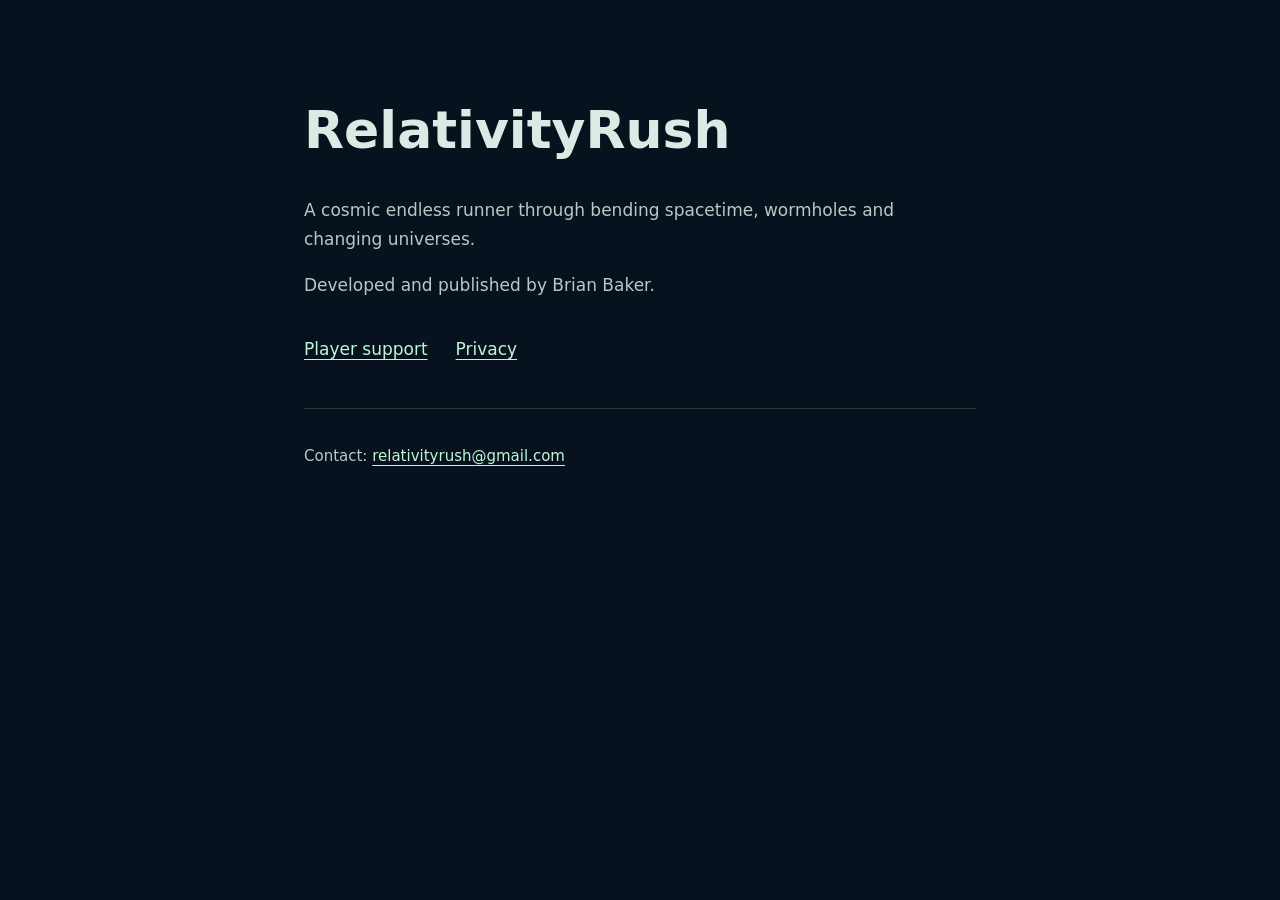
<file: developer.html>
<!doctype html>
<html lang="en">
<head>
  <meta charset="UTF-8">
  <meta name="viewport" content="width=device-width, initial-scale=1">
  <meta name="color-scheme" content="dark">
  <title>RelativityRush · Brian Baker</title>
  <meta name="description" content="RelativityRush is a cosmic endless runner by Brian Baker. Find player support and privacy information.">
  <style>
    *{box-sizing:border-box}body{margin:0;background:#08121e;color:#dce9e4;font:17px/1.7 system-ui,sans-serif}main{max-width:720px;margin:auto;padding:64px 24px}h1{font-size:clamp(32px,7vw,52px);line-height:1.2;overflow-wrap:anywhere}p{color:#b7c9c4}a{color:#c1f4d7;text-underline-offset:4px;overflow-wrap:anywhere}a:focus-visible{outline:2px solid #c1f4d7;outline-offset:5px}nav{display:flex;flex-wrap:wrap;gap:16px 28px;margin:28px 0}nav a{display:inline-flex;align-items:center;min-height:44px}footer{border-top:1px solid #adcbbd30;margin-top:36px;padding-top:20px;font-size:15px}
  </style>
</head>
<body>
  <main>
    <h1>RelativityRush</h1>
    <p>A cosmic endless runner through bending spacetime, wormholes and changing universes.</p>
    <p>Developed and published by Brian Baker.</p>
    <nav aria-label="Game information">
      <a href="/support.html">Player support</a>
      <a href="/privacy.html">Privacy</a>
    </nav>
    <footer>
      <p>Contact: <a href="mailto:relativityrush@gmail.com">relativityrush@gmail.com</a></p>
    </footer>
  </main>
</body>
</html>
</file>
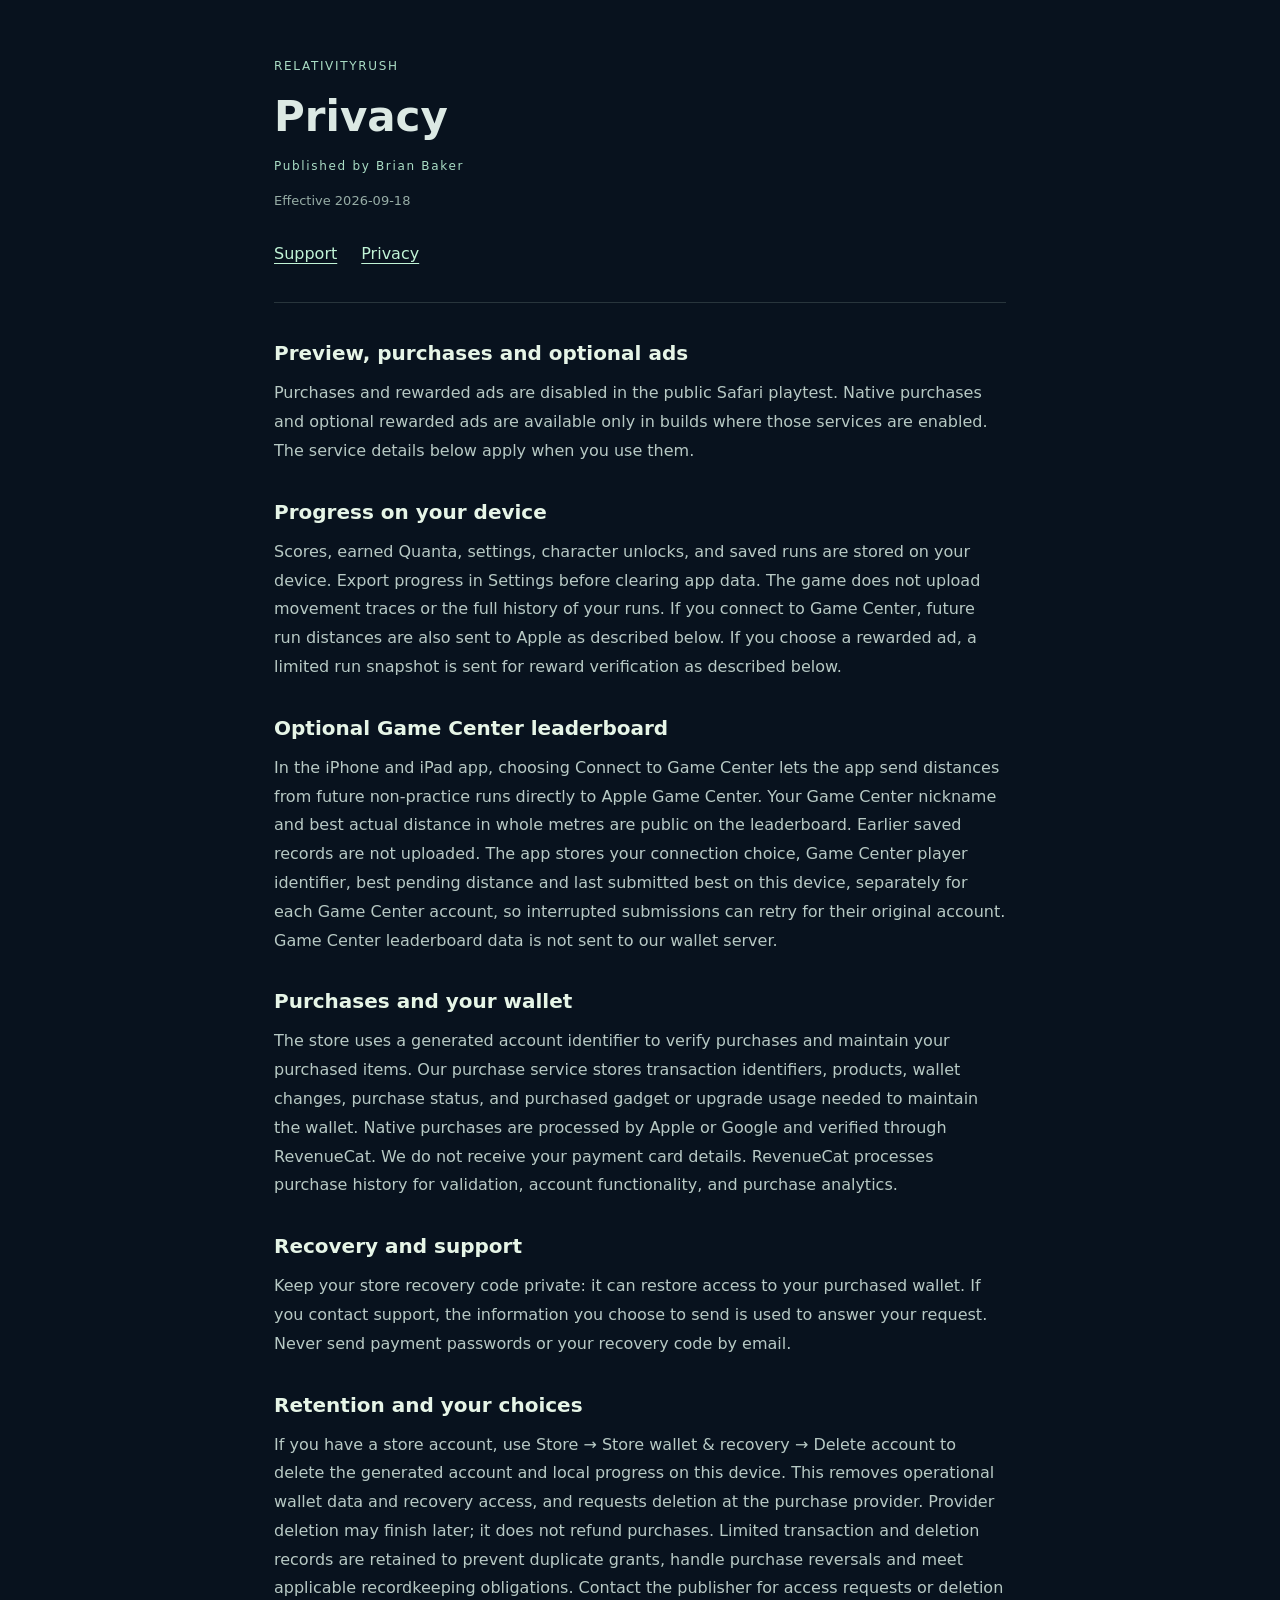
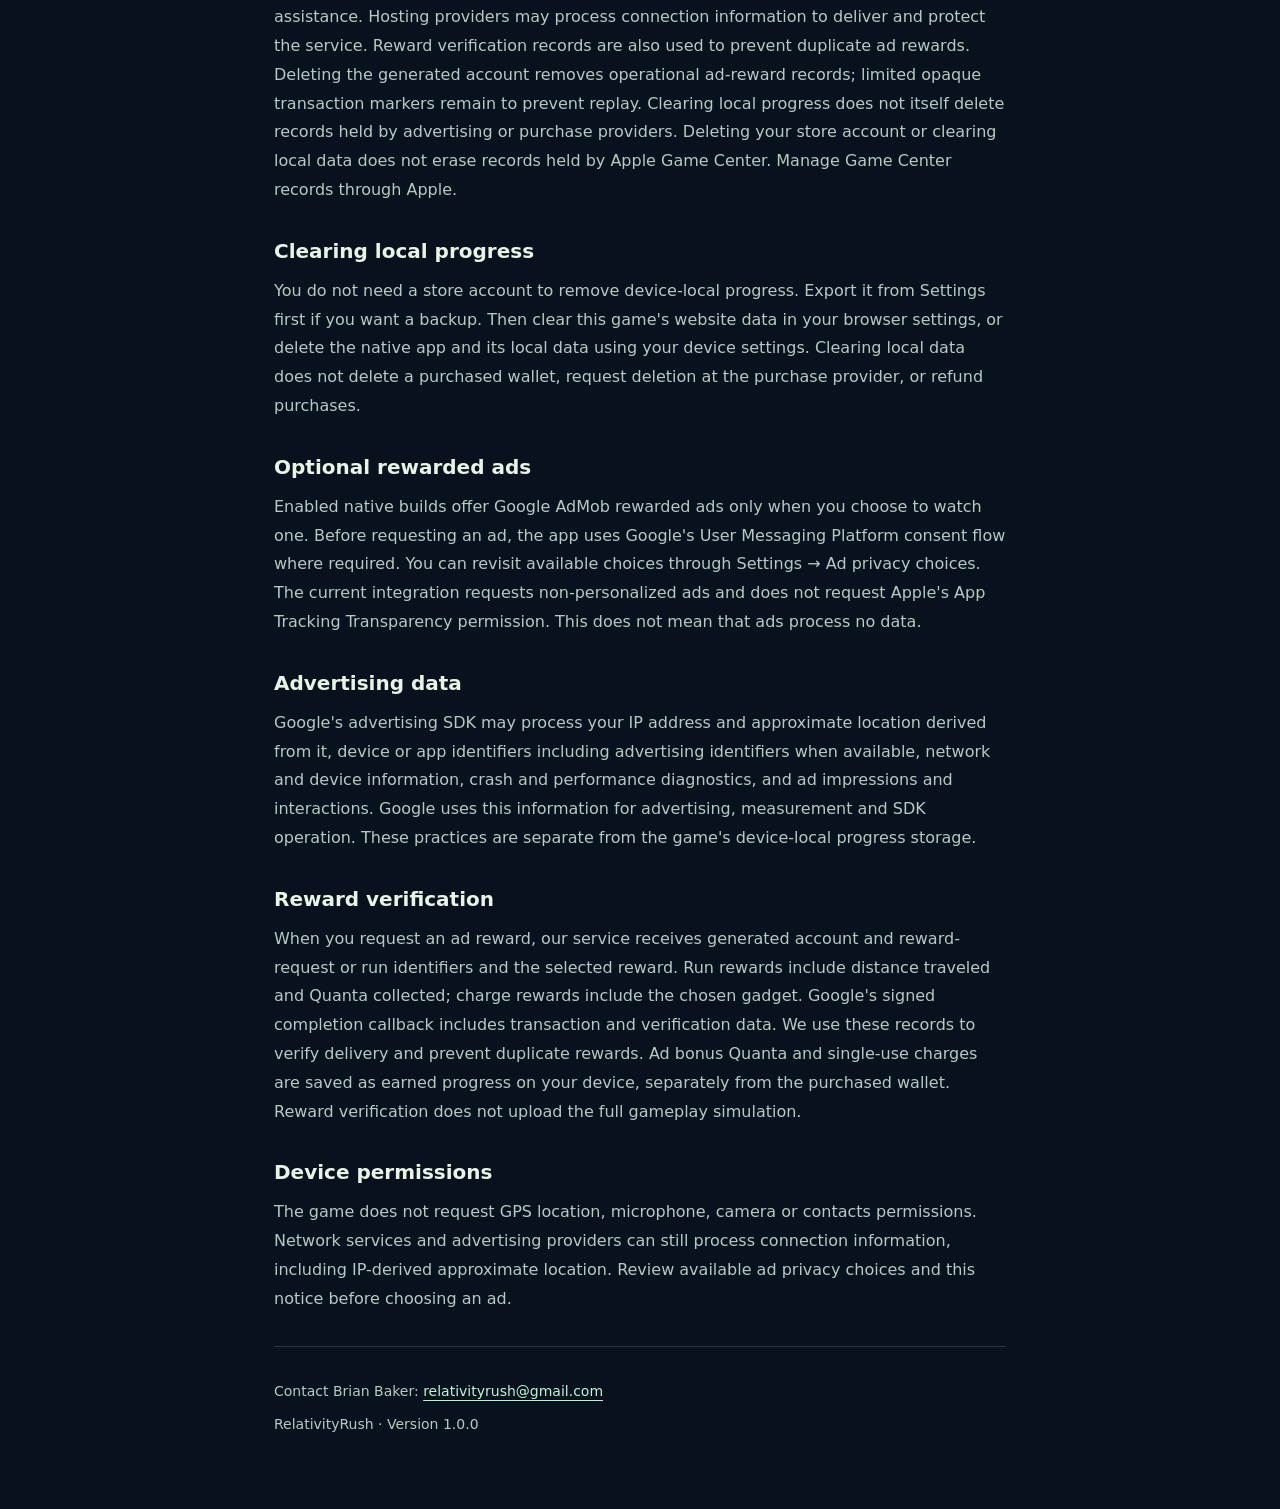
<file: privacy.html>
<!doctype html><html lang="en"><head><meta charset="UTF-8"><meta name="viewport" content="width=device-width,initial-scale=1"><meta name="color-scheme" content="dark"><title>Privacy · RelativityRush</title><style>
  *{box-sizing:border-box}body{margin:0;background:#08121e;color:#dce9e4;font:16px/1.8 system-ui,sans-serif}main{max-width:780px;padding:48px 24px 64px;margin:auto}header{border-bottom:1px solid #adcbbd30;padding-bottom:26px;margin-bottom:32px}header p{letter-spacing:.14em;font-size:12px;color:#aaddc5}h1{font-size:42px;line-height:1.2;margin:14px 0}h2{font-size:20px;color:#e6f5e7;margin-bottom:8px}section{margin:28px 0}p{margin:8px 0;color:#b7c9c4}a{color:#c1f4d7;text-underline-offset:4px}a:focus-visible{outline:2px solid #c1f4d7;outline-offset:5px}nav{display:flex;gap:24px;flex-wrap:wrap;margin-top:18px}nav a{min-height:44px;display:inline-flex;align-items:center}footer{border-top:1px solid #adcbbd30;margin-top:32px;padding-top:24px;font-size:14px}small{font-size:13px;color:#97ada6}@media(max-width:480px){main{padding:30px 22px}h1{font-size:34px}}
  </style></head><body><main><header><p>RELATIVITYRUSH</p><h1>Privacy</h1><p>Published by Brian Baker</p><small>Effective 2026-09-18</small><nav aria-label="Information"><a href="https://relativity-run-store.onrender.com/support.html">Support</a><a href="https://relativity-run-store.onrender.com/privacy.html">Privacy</a></nav></header><section><h2>Preview, purchases and optional ads</h2><p>Purchases and rewarded ads are disabled in the public Safari playtest. Native purchases and optional rewarded ads are available only in builds where those services are enabled. The service details below apply when you use them.</p></section><section><h2>Progress on your device</h2><p>Scores, earned Quanta, settings, character unlocks, and saved runs are stored on your device. Export progress in Settings before clearing app data. The game does not upload movement traces or the full history of your runs. If you connect to Game Center, future run distances are also sent to Apple as described below. If you choose a rewarded ad, a limited run snapshot is sent for reward verification as described below.</p></section><section><h2>Optional Game Center leaderboard</h2><p>In the iPhone and iPad app, choosing Connect to Game Center lets the app send distances from future non-practice runs directly to Apple Game Center. Your Game Center nickname and best actual distance in whole metres are public on the leaderboard. Earlier saved records are not uploaded. The app stores your connection choice, Game Center player identifier, best pending distance and last submitted best on this device, separately for each Game Center account, so interrupted submissions can retry for their original account. Game Center leaderboard data is not sent to our wallet server.</p></section><section><h2>Purchases and your wallet</h2><p>The store uses a generated account identifier to verify purchases and maintain your purchased items. Our purchase service stores transaction identifiers, products, wallet changes, purchase status, and purchased gadget or upgrade usage needed to maintain the wallet. Native purchases are processed by Apple or Google and verified through RevenueCat. We do not receive your payment card details. RevenueCat processes purchase history for validation, account functionality, and purchase analytics.</p></section><section><h2>Recovery and support</h2><p>Keep your store recovery code private: it can restore access to your purchased wallet. If you contact support, the information you choose to send is used to answer your request. Never send payment passwords or your recovery code by email.</p></section><section><h2>Retention and your choices</h2><p>If you have a store account, use Store → Store wallet &amp; recovery → Delete account to delete the generated account and local progress on this device. This removes operational wallet data and recovery access, and requests deletion at the purchase provider. Provider deletion may finish later; it does not refund purchases. Limited transaction and deletion records are retained to prevent duplicate grants, handle purchase reversals and meet applicable recordkeeping obligations. Contact the publisher for access requests or deletion assistance. Hosting providers may process connection information to deliver and protect the service. Reward verification records are also used to prevent duplicate ad rewards. Deleting the generated account removes operational ad-reward records; limited opaque transaction markers remain to prevent replay. Clearing local progress does not itself delete records held by advertising or purchase providers. Deleting your store account or clearing local data does not erase records held by Apple Game Center. Manage Game Center records through Apple.</p></section><section><h2>Clearing local progress</h2><p>You do not need a store account to remove device-local progress. Export it from Settings first if you want a backup. Then clear this game&#39;s website data in your browser settings, or delete the native app and its local data using your device settings. Clearing local data does not delete a purchased wallet, request deletion at the purchase provider, or refund purchases.</p></section><section><h2>Optional rewarded ads</h2><p>Enabled native builds offer Google AdMob rewarded ads only when you choose to watch one. Before requesting an ad, the app uses Google&#39;s User Messaging Platform consent flow where required. You can revisit available choices through Settings → Ad privacy choices. The current integration requests non-personalized ads and does not request Apple&#39;s App Tracking Transparency permission. This does not mean that ads process no data.</p></section><section><h2>Advertising data</h2><p>Google&#39;s advertising SDK may process your IP address and approximate location derived from it, device or app identifiers including advertising identifiers when available, network and device information, crash and performance diagnostics, and ad impressions and interactions. Google uses this information for advertising, measurement and SDK operation. These practices are separate from the game&#39;s device-local progress storage.</p></section><section><h2>Reward verification</h2><p>When you request an ad reward, our service receives generated account and reward-request or run identifiers and the selected reward. Run rewards include distance traveled and Quanta collected; charge rewards include the chosen gadget. Google&#39;s signed completion callback includes transaction and verification data. We use these records to verify delivery and prevent duplicate rewards. Ad bonus Quanta and single-use charges are saved as earned progress on your device, separately from the purchased wallet. Reward verification does not upload the full gameplay simulation.</p></section><section><h2>Device permissions</h2><p>The game does not request GPS location, microphone, camera or contacts permissions. Network services and advertising providers can still process connection information, including IP-derived approximate location. Review available ad privacy choices and this notice before choosing an ad.</p></section><footer><p>Contact Brian Baker: <a href="mailto:relativityrush@gmail.com">relativityrush@gmail.com</a></p><p>RelativityRush · Version 1.0.0</p></footer></main></body></html>
</file>
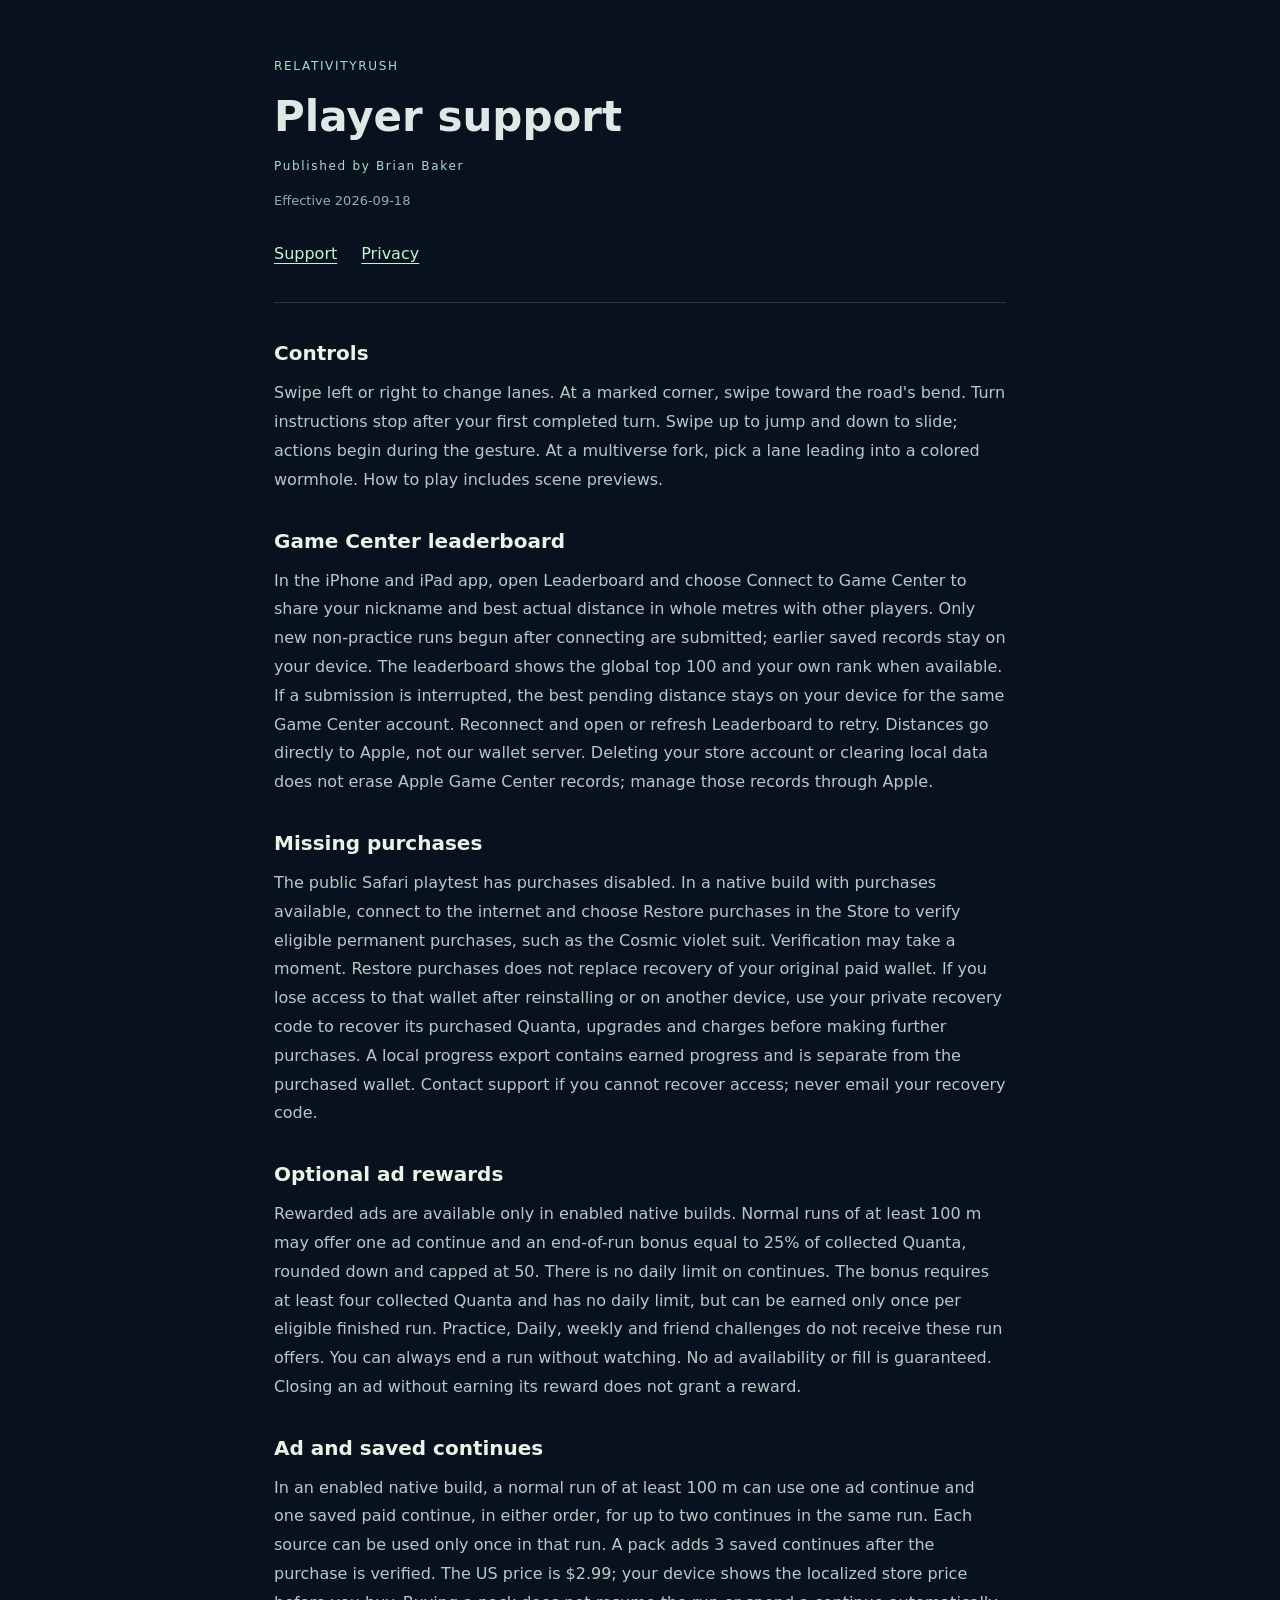
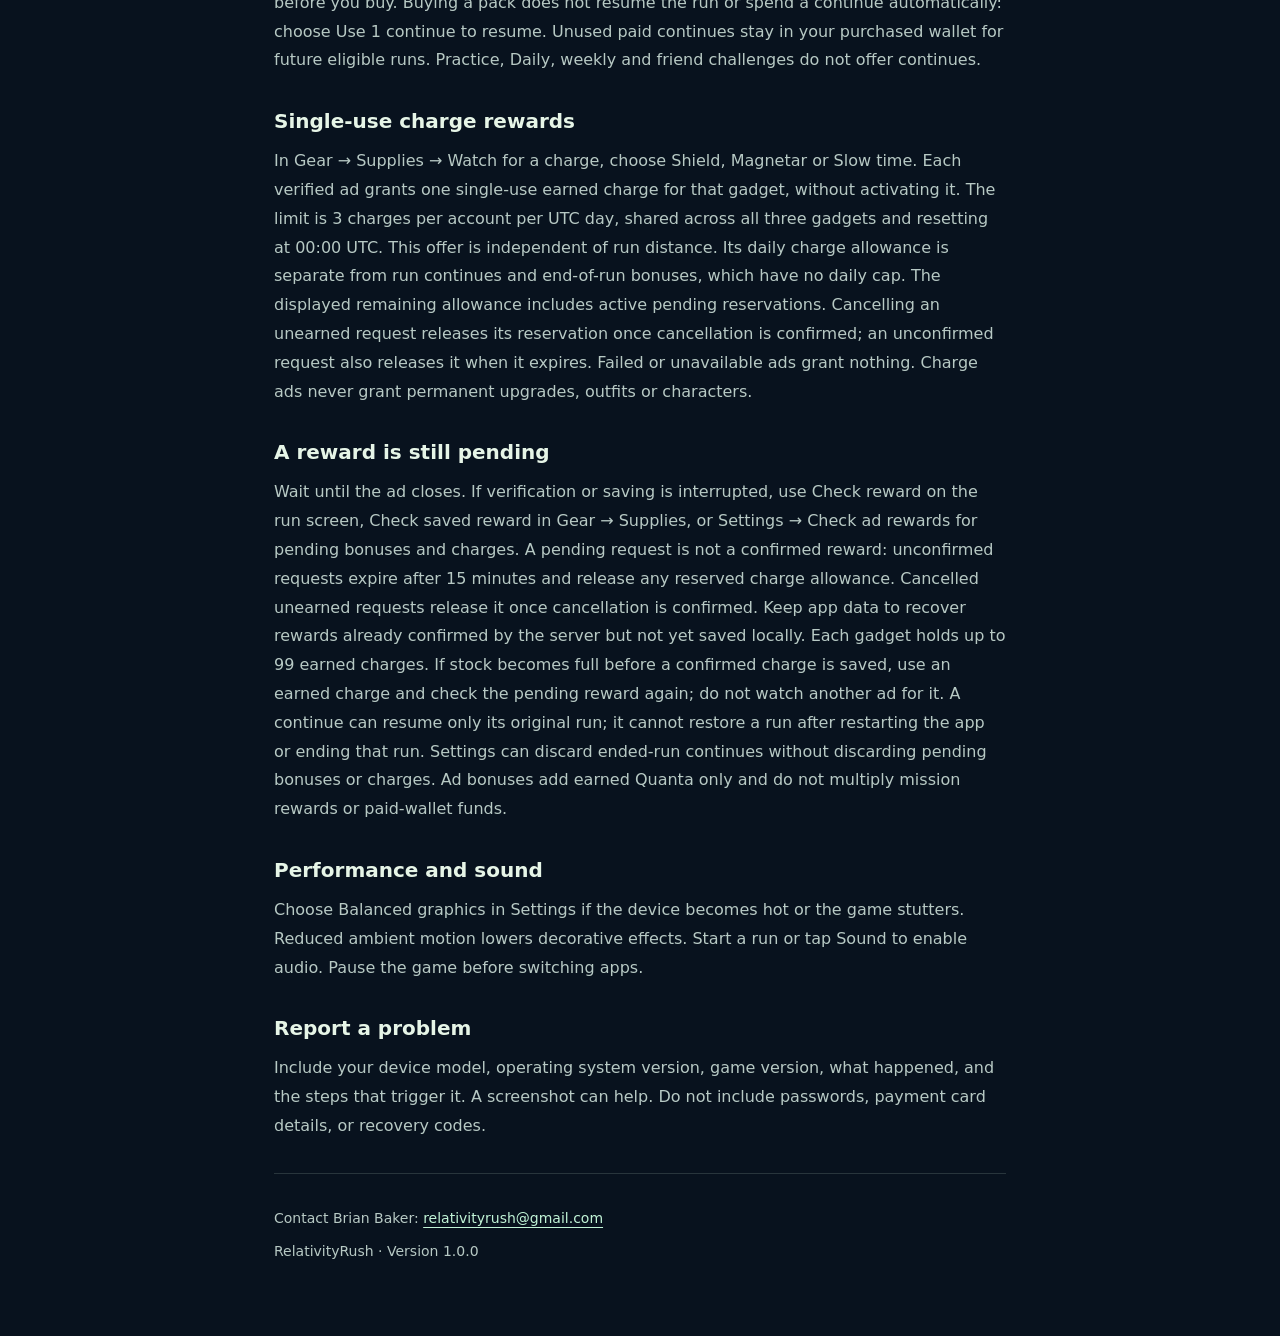
<file: support.html>
<!doctype html><html lang="en"><head><meta charset="UTF-8"><meta name="viewport" content="width=device-width,initial-scale=1"><meta name="color-scheme" content="dark"><title>Player support · RelativityRush</title><style>
  *{box-sizing:border-box}body{margin:0;background:#08121e;color:#dce9e4;font:16px/1.8 system-ui,sans-serif}main{max-width:780px;padding:48px 24px 64px;margin:auto}header{border-bottom:1px solid #adcbbd30;padding-bottom:26px;margin-bottom:32px}header p{letter-spacing:.14em;font-size:12px;color:#aaddc5}h1{font-size:42px;line-height:1.2;margin:14px 0}h2{font-size:20px;color:#e6f5e7;margin-bottom:8px}section{margin:28px 0}p{margin:8px 0;color:#b7c9c4}a{color:#c1f4d7;text-underline-offset:4px}a:focus-visible{outline:2px solid #c1f4d7;outline-offset:5px}nav{display:flex;gap:24px;flex-wrap:wrap;margin-top:18px}nav a{min-height:44px;display:inline-flex;align-items:center}footer{border-top:1px solid #adcbbd30;margin-top:32px;padding-top:24px;font-size:14px}small{font-size:13px;color:#97ada6}@media(max-width:480px){main{padding:30px 22px}h1{font-size:34px}}
  </style></head><body><main><header><p>RELATIVITYRUSH</p><h1>Player support</h1><p>Published by Brian Baker</p><small>Effective 2026-09-18</small><nav aria-label="Information"><a href="https://relativity-run-store.onrender.com/support.html">Support</a><a href="https://relativity-run-store.onrender.com/privacy.html">Privacy</a></nav></header><section><h2>Controls</h2><p>Swipe left or right to change lanes. At a marked corner, swipe toward the road&#39;s bend. Turn instructions stop after your first completed turn. Swipe up to jump and down to slide; actions begin during the gesture. At a multiverse fork, pick a lane leading into a colored wormhole. How to play includes scene previews.</p></section><section><h2>Game Center leaderboard</h2><p>In the iPhone and iPad app, open Leaderboard and choose Connect to Game Center to share your nickname and best actual distance in whole metres with other players. Only new non-practice runs begun after connecting are submitted; earlier saved records stay on your device. The leaderboard shows the global top 100 and your own rank when available. If a submission is interrupted, the best pending distance stays on your device for the same Game Center account. Reconnect and open or refresh Leaderboard to retry. Distances go directly to Apple, not our wallet server. Deleting your store account or clearing local data does not erase Apple Game Center records; manage those records through Apple.</p></section><section><h2>Missing purchases</h2><p>The public Safari playtest has purchases disabled. In a native build with purchases available, connect to the internet and choose Restore purchases in the Store to verify eligible permanent purchases, such as the Cosmic violet suit. Verification may take a moment. Restore purchases does not replace recovery of your original paid wallet. If you lose access to that wallet after reinstalling or on another device, use your private recovery code to recover its purchased Quanta, upgrades and charges before making further purchases. A local progress export contains earned progress and is separate from the purchased wallet. Contact support if you cannot recover access; never email your recovery code.</p></section><section><h2>Optional ad rewards</h2><p>Rewarded ads are available only in enabled native builds. Normal runs of at least 100 m may offer one ad continue and an end-of-run bonus equal to 25% of collected Quanta, rounded down and capped at 50. There is no daily limit on continues. The bonus requires at least four collected Quanta and has no daily limit, but can be earned only once per eligible finished run. Practice, Daily, weekly and friend challenges do not receive these run offers. You can always end a run without watching. No ad availability or fill is guaranteed. Closing an ad without earning its reward does not grant a reward.</p></section><section><h2>Ad and saved continues</h2><p>In an enabled native build, a normal run of at least 100 m can use one ad continue and one saved paid continue, in either order, for up to two continues in the same run. Each source can be used only once in that run. A pack adds 3 saved continues after the purchase is verified. The US price is $2.99; your device shows the localized store price before you buy. Buying a pack does not resume the run or spend a continue automatically: choose Use 1 continue to resume. Unused paid continues stay in your purchased wallet for future eligible runs. Practice, Daily, weekly and friend challenges do not offer continues.</p></section><section><h2>Single-use charge rewards</h2><p>In Gear → Supplies → Watch for a charge, choose Shield, Magnetar or Slow time. Each verified ad grants one single-use earned charge for that gadget, without activating it. The limit is 3 charges per account per UTC day, shared across all three gadgets and resetting at 00:00 UTC. This offer is independent of run distance. Its daily charge allowance is separate from run continues and end-of-run bonuses, which have no daily cap. The displayed remaining allowance includes active pending reservations. Cancelling an unearned request releases its reservation once cancellation is confirmed; an unconfirmed request also releases it when it expires. Failed or unavailable ads grant nothing. Charge ads never grant permanent upgrades, outfits or characters.</p></section><section><h2>A reward is still pending</h2><p>Wait until the ad closes. If verification or saving is interrupted, use Check reward on the run screen, Check saved reward in Gear → Supplies, or Settings → Check ad rewards for pending bonuses and charges. A pending request is not a confirmed reward: unconfirmed requests expire after 15 minutes and release any reserved charge allowance. Cancelled unearned requests release it once cancellation is confirmed. Keep app data to recover rewards already confirmed by the server but not yet saved locally. Each gadget holds up to 99 earned charges. If stock becomes full before a confirmed charge is saved, use an earned charge and check the pending reward again; do not watch another ad for it. A continue can resume only its original run; it cannot restore a run after restarting the app or ending that run. Settings can discard ended-run continues without discarding pending bonuses or charges. Ad bonuses add earned Quanta only and do not multiply mission rewards or paid-wallet funds.</p></section><section><h2>Performance and sound</h2><p>Choose Balanced graphics in Settings if the device becomes hot or the game stutters. Reduced ambient motion lowers decorative effects. Start a run or tap Sound to enable audio. Pause the game before switching apps.</p></section><section><h2>Report a problem</h2><p>Include your device model, operating system version, game version, what happened, and the steps that trigger it. A screenshot can help. Do not include passwords, payment card details, or recovery codes.</p></section><footer><p>Contact Brian Baker: <a href="mailto:relativityrush@gmail.com">relativityrush@gmail.com</a></p><p>RelativityRush · Version 1.0.0</p></footer></main></body></html>
</file>
